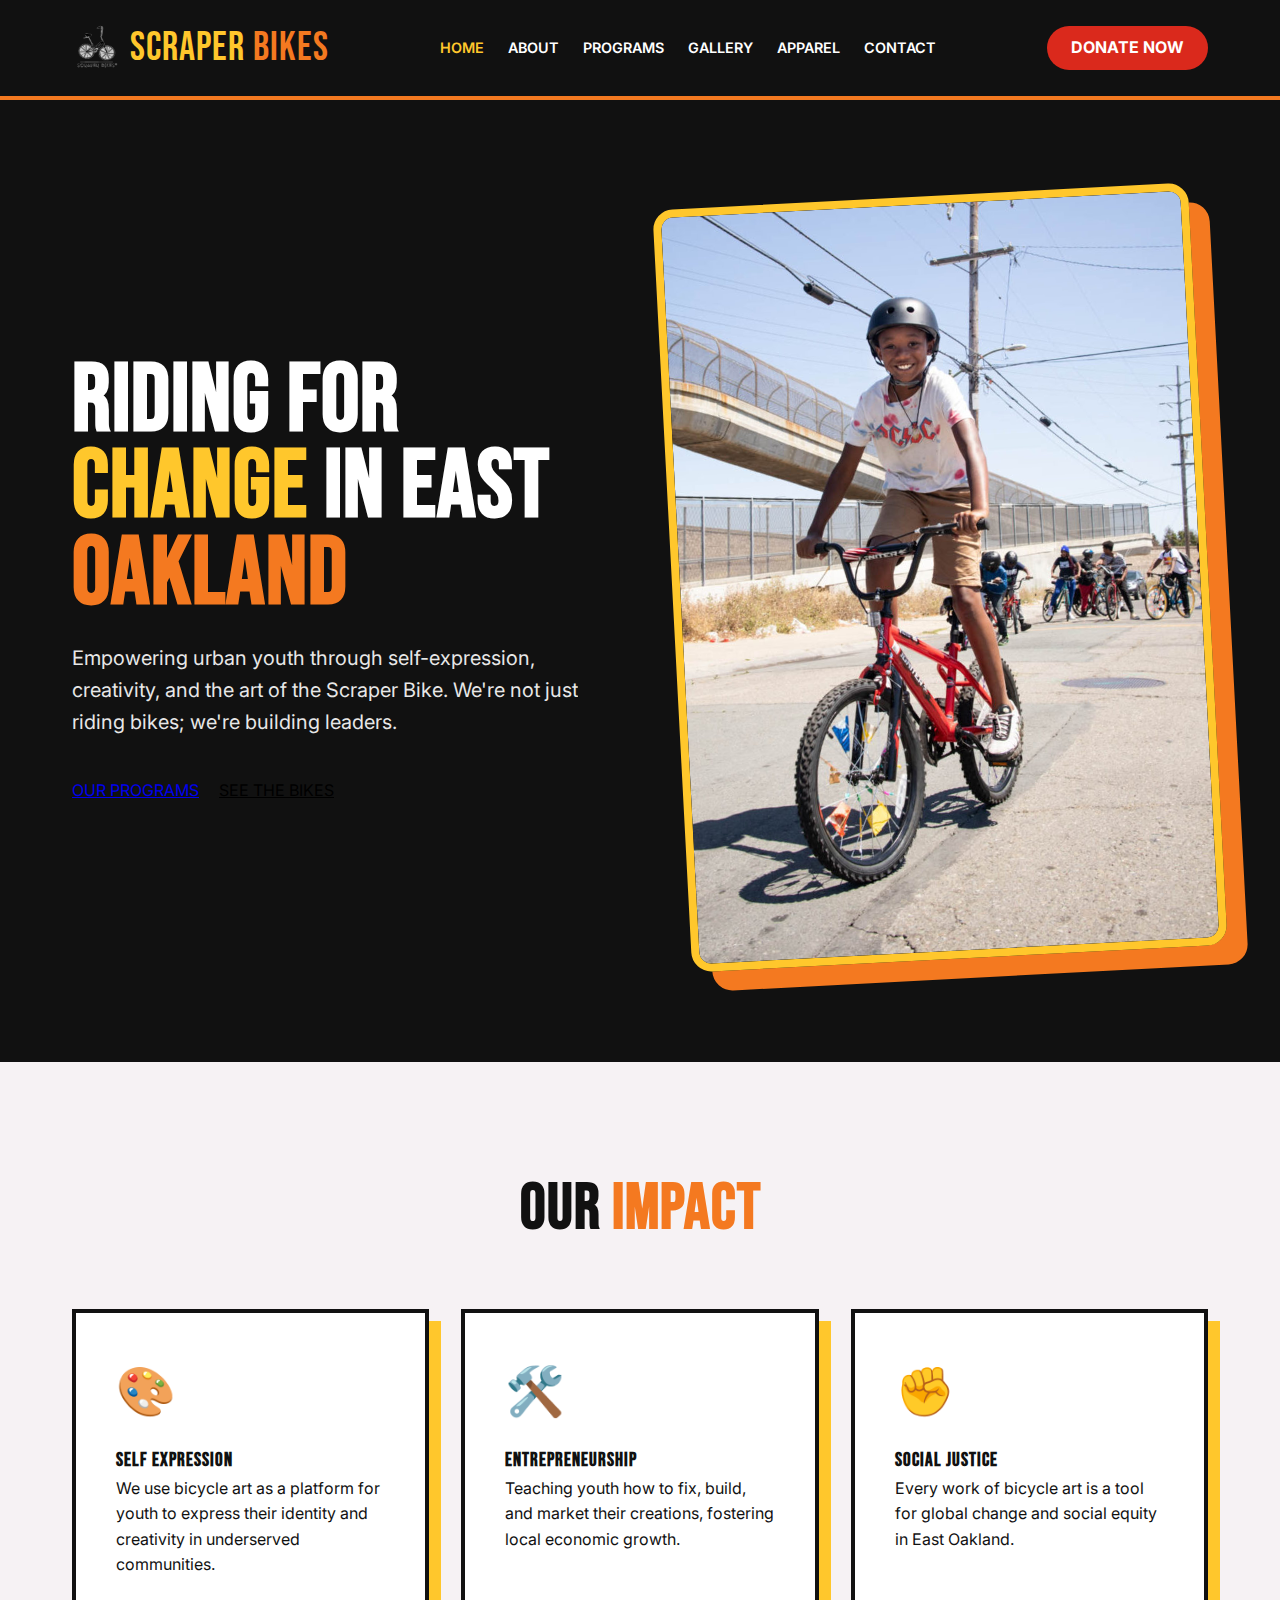
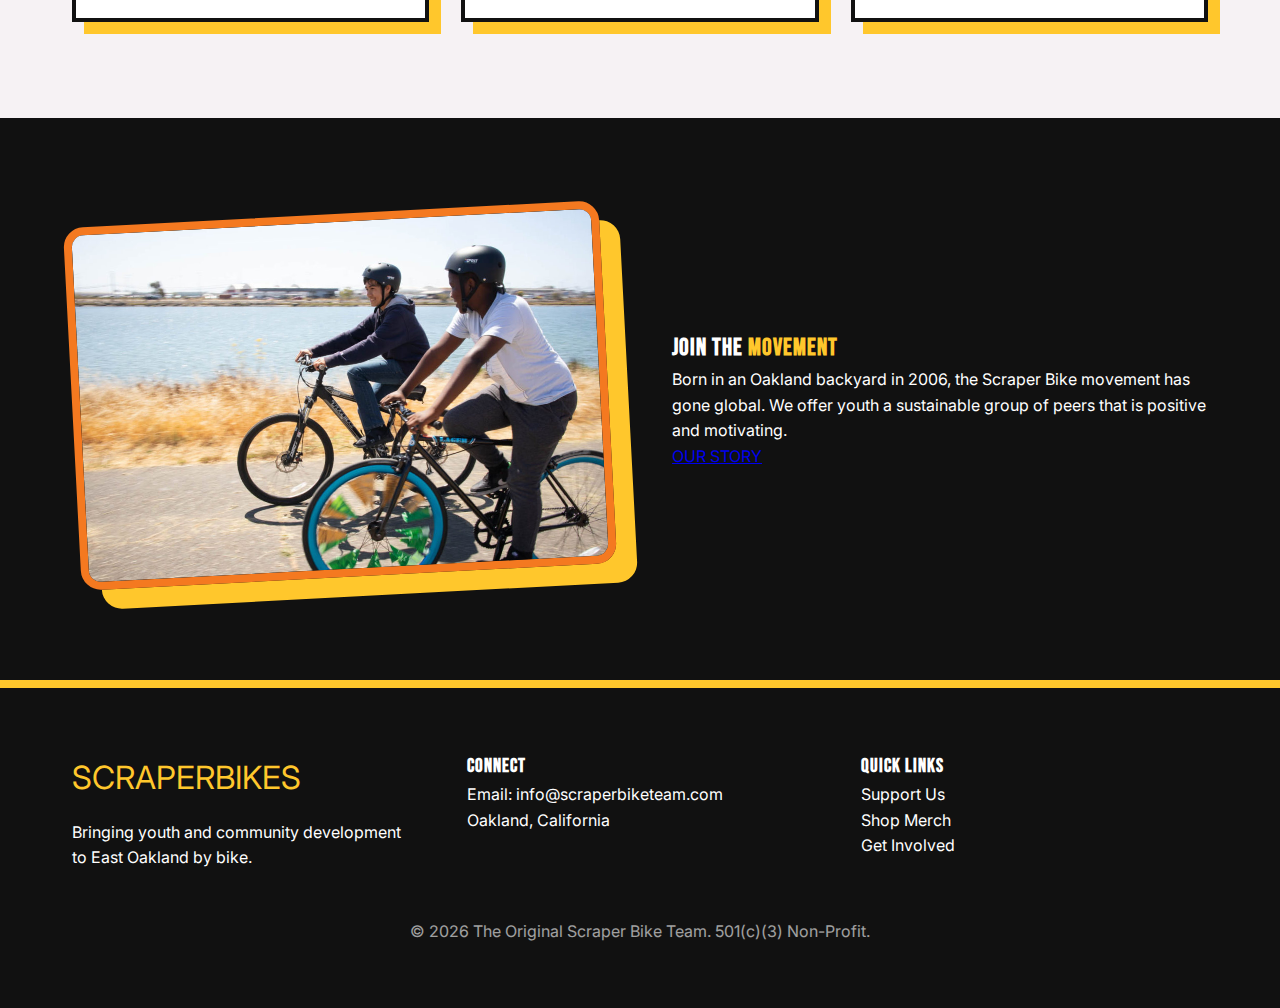
<file: index.html>
<!DOCTYPE html>
<html lang="en">
<head>
    <meta charset="UTF-8">
    <meta name="viewport" content="width=device-width, initial-scale=1.0">
    <meta name="description" content="The Original Scraper Bike Team - Empowering East Oakland youth through bike art and community.">
    <title>Scraper Bike Team | East Oakland Youth Empowerment</title>
    <link rel="preconnect" href="https://fonts.googleapis.com">
    <link rel="preconnect" href="https://fonts.gstatic.com" crossorigin>
    <link href="https://fonts.googleapis.com/css2?family=Bebas+Neue&family=Inter:wght@400;600;700&display=swap" rel="stylesheet">
    <link rel="stylesheet" href="styles.css">
</head>
<body>
    <nav class="navbar">
        <div class="container nav-container">
            <a href="index.html" class="logo">
                <img src="images/logo.png" alt="Scraper Bike Team Logo" style="height: 50px;">
                SCRAPER<span class="text-orange">BIKES</span>
            </a>
            <ul class="nav-links">
                <li><a href="index.html" class="active">Home</a></li>
                <li><a href="about.html">About</a></li>
                <li><a href="programs.html">Programs</a></li>
                <li><a href="gallery.html">Gallery</a></li>
                <li><a href="shop.html">Apparel</a></li>
                <li><a href="contact.html">Contact</a></li>
            </ul>
            <a href="donate.html" class="nav-cta">DONATE NOW</a>
        </div>
    </nav>

    <header class="hero">
        <div class="container hero-grid">
            <div class="hero-text">
                <h1>Riding For <span class="text-yellow">Change</span> In East <span class="text-orange">Oakland</span></h1>
                <p>Empowering urban youth through self-expression, creativity, and the art of the Scraper Bike. We're not just riding bikes; we're building leaders.</p>
                <div class="hero-buttons">
                    <a href="programs.html" class="btn btn-red" style="margin-right: 1rem;">OUR PROGRAMS</a>
                    <a href="gallery.html" class="btn btn-yellow" style="color: black;">SEE THE BIKES</a>
                </div>
            </div>
            <div class="hero-image">
                <img src="images/hero.jpg" alt="The Original Scraper Bike Team in Oakland">
            </div>
        </div>
    </header>

    <section class="section">
        <div class="container">
            <h2 class="section-title">OUR <span class="text-orange">IMPACT</span></h2>
            <div class="card-grid">
                <div class="card">
                    <div class="card-icon">🎨</div>
                    <h3>Self Expression</h3>
                    <p>We use bicycle art as a platform for youth to express their identity and creativity in underserved communities.</p>
                </div>
                <div class="card">
                    <div class="card-icon">🛠️</div>
                    <h3>Entrepreneurship</h3>
                    <p>Teaching youth how to fix, build, and market their creations, fostering local economic growth.</p>
                </div>
                <div class="card">
                    <div class="card-icon">✊</div>
                    <h3>Social Justice</h3>
                    <p>Every work of bicycle art is a tool for global change and social equity in East Oakland.</p>
                </div>
            </div>
        </div>
    </section>

    <section class="section bg-dark">
        <div class="container hero-grid">
            <div class="hero-image">
                <img src="images/action-1.jpg" alt="Youth working on bikes" style="border-color: var(--brand-orange); box-shadow: 20px 20px 0 var(--brand-yellow);">
            </div>
            <div class="hero-text">
                <h2>Join The <span class="text-yellow">Movement</span></h2>
                <p>Born in an Oakland backyard in 2006, the Scraper Bike movement has gone global. We offer youth a sustainable group of peers that is positive and motivating.</p>
                <a href="about.html" class="btn btn-red">OUR STORY</a>
            </div>
        </div>
    </section>

    <footer class="footer">
        <div class="container footer-grid">
            <div>
                <div class="footer-logo">SCRAPERBIKES</div>
                <p>Bringing youth and community development to East Oakland by bike.</p>
            </div>
            <div>
                <h3>Connect</h3>
                <p>Email: info@scraperbiketeam.com</p>
                <p>Oakland, California</p>
            </div>
            <div>
                <h3>Quick Links</h3>
                <ul style="list-style: none;">
                    <li><a href="donate.html" style="color: white; text-decoration: none;">Support Us</a></li>
                    <li><a href="shop.html" style="color: white; text-decoration: none;">Shop Merch</a></li>
                    <li><a href="contact.html" style="color: white; text-decoration: none;">Get Involved</a></li>
                </ul>
            </div>
        </div>
        <div class="container" style="margin-top: 3rem; text-align: center; opacity: 0.6;">
            <p>© 2026 The Original Scraper Bike Team. 501(c)(3) Non-Profit.</p>
        </div>
    </footer>
</body>
</html>
</file>
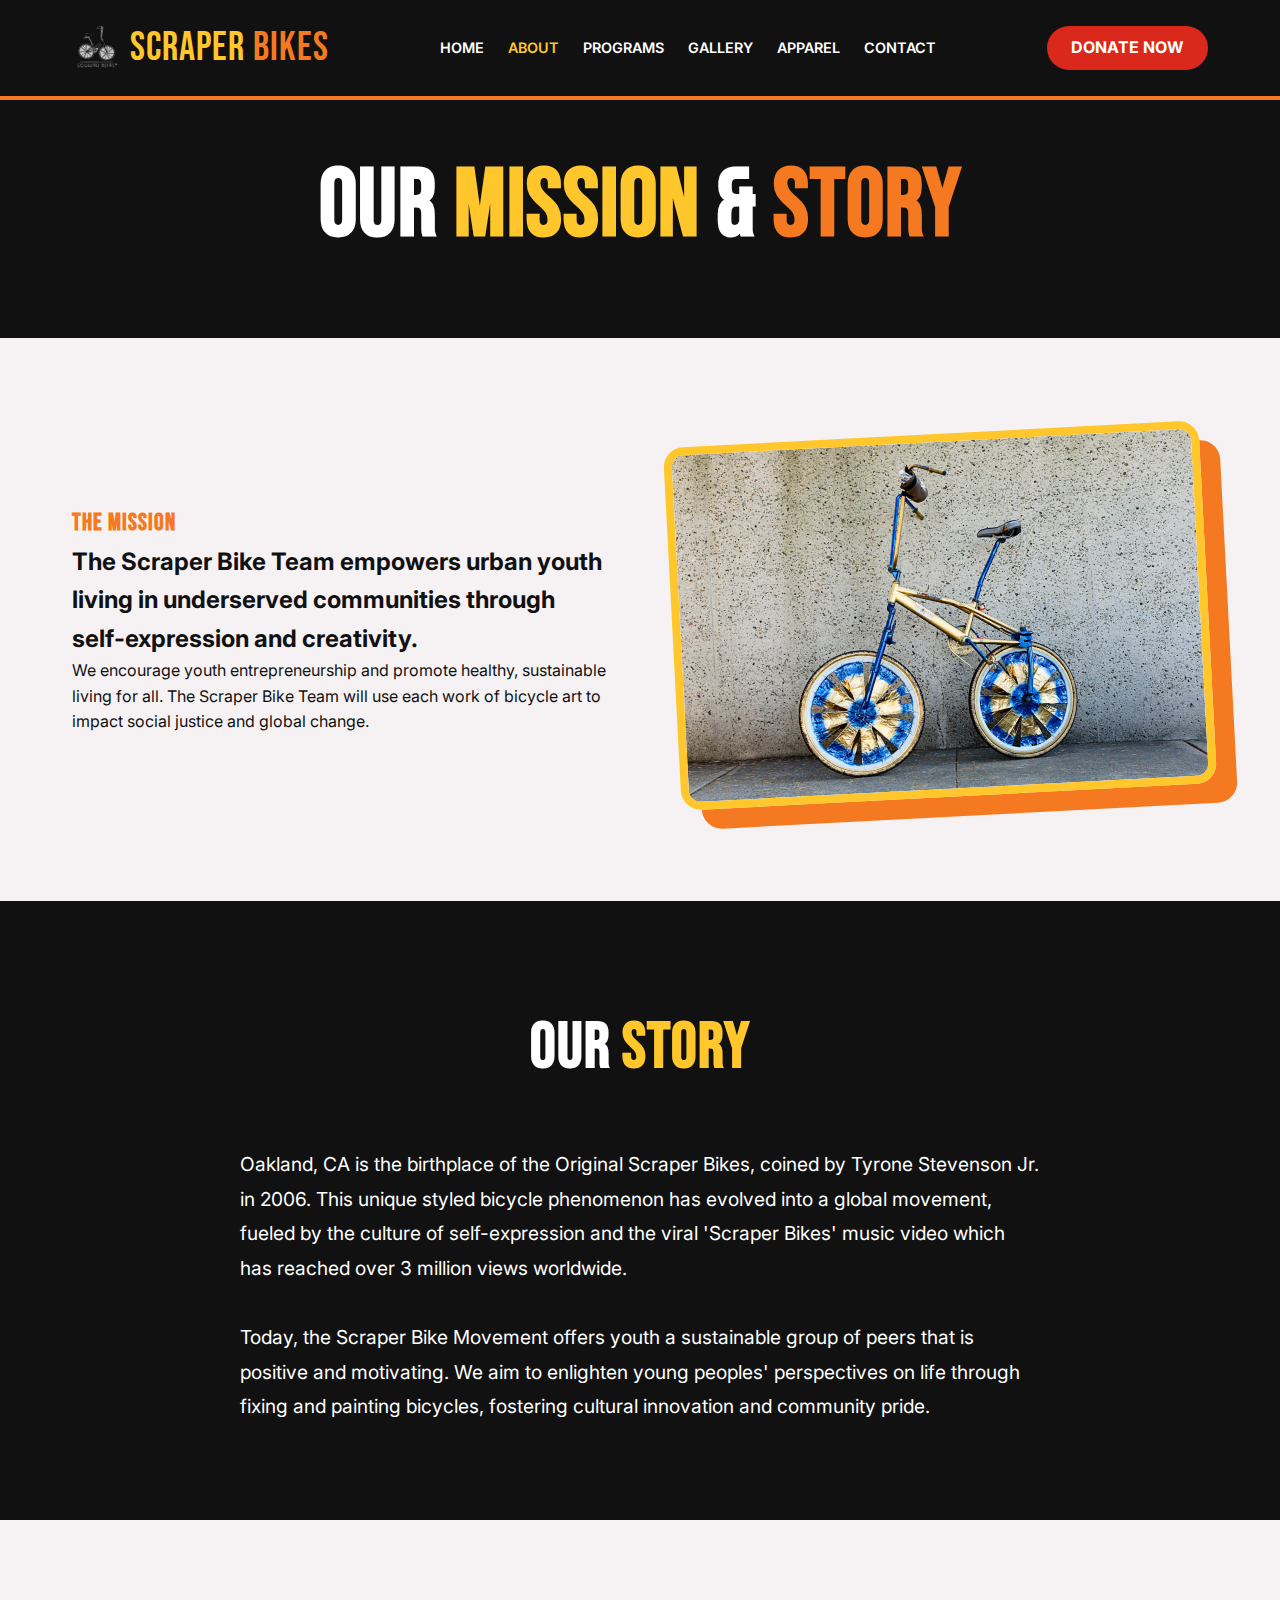
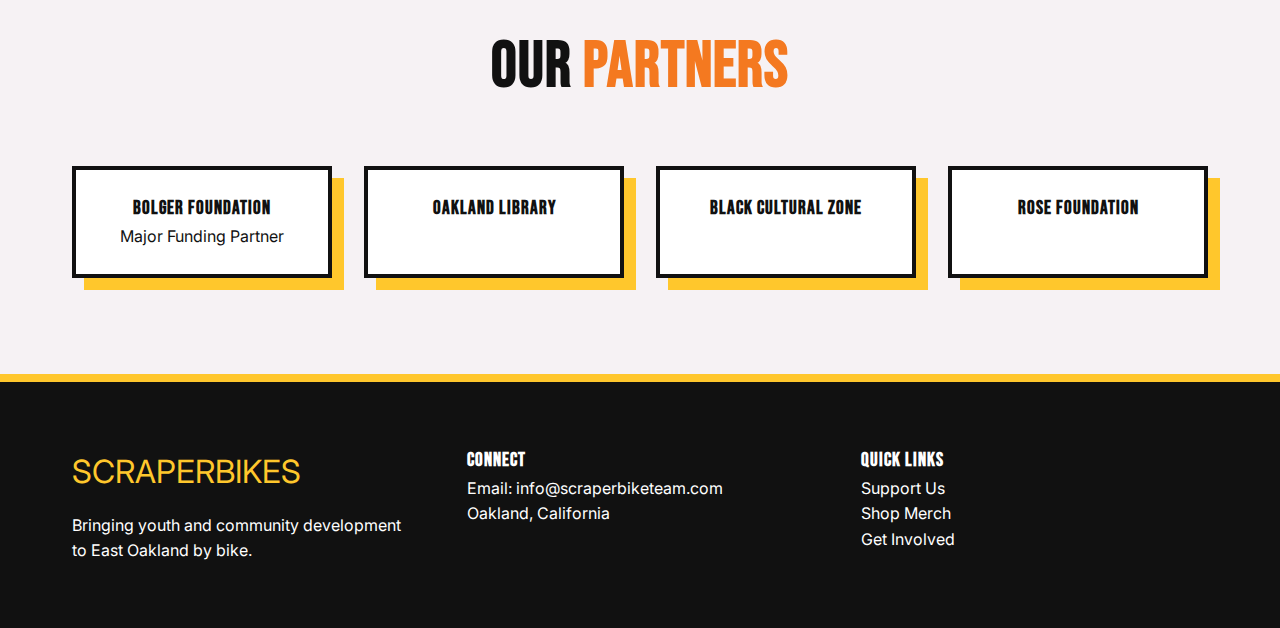
<file: about.html>
<!DOCTYPE html>
<html lang="en">
<head>
    <meta charset="UTF-8">
    <meta name="viewport" content="width=device-width, initial-scale=1.0">
    <title>About Us | Scraper Bike Team</title>
    <link rel="preconnect" href="https://fonts.googleapis.com">
    <link rel="preconnect" href="https://fonts.gstatic.com" crossorigin>
    <link href="https://fonts.googleapis.com/css2?family=Bebas+Neue&family=Inter:wght@400;600;700&display=swap" rel="stylesheet">
    <link rel="stylesheet" href="styles.css">
</head>
<body>
    <nav class="navbar">
        <div class="container nav-container">
            <a href="index.html" class="logo">
                <img src="images/logo.png" alt="Scraper Bike Team Logo" style="height: 50px;">
                SCRAPER<span class="text-orange">BIKES</span>
            </a>
            <ul class="nav-links">
                <li><a href="index.html">Home</a></li>
                <li><a href="about.html" class="active">About</a></li>
                <li><a href="programs.html">Programs</a></li>
                <li><a href="gallery.html">Gallery</a></li>
                <li><a href="shop.html">Apparel</a></li>
                <li><a href="contact.html">Contact</a></li>
            </ul>
            <a href="donate.html" class="nav-cta">DONATE NOW</a>
        </div>
    </nav>

    <header class="hero" style="padding: 4rem 0;">
        <div class="container" style="text-align: center;">
            <h1>Our <span class="text-yellow">Mission</span> & <span class="text-orange">Story</span></h1>
        </div>
    </header>

    <section class="section">
        <div class="container">
            <div class="hero-grid">
                <div class="hero-text">
                    <h2 class="text-orange">THE MISSION</h2>
                    <p style="font-size: 1.5rem; font-weight: bold;">The Scraper Bike Team empowers urban youth living in underserved communities through self-expression and creativity.</p>
                    <p>We encourage youth entrepreneurship and promote healthy, sustainable living for all. The Scraper Bike Team will use each work of bicycle art to impact social justice and global change.</p>
                </div>
                <div class="hero-image">
                    <img src="images/bike-12.jpg" alt="Detail of a Scraper Bike Wheel">
                </div>
            </div>
        </div>
    </section>

    <section class="section bg-dark">
        <div class="container">
            <h2 class="section-title">OUR <span class="text-yellow">STORY</span></h2>
            <p style="max-width: 800px; margin: 0 auto; font-size: 1.2rem; line-height: 1.8;">
                Oakland, CA is the birthplace of the Original Scraper Bikes, coined by Tyrone Stevenson Jr. in 2006. This unique styled bicycle phenomenon has evolved into a global movement, fueled by the culture of self-expression and the viral 'Scraper Bikes' music video which has reached over 3 million views worldwide.
                <br><br>
                Today, the Scraper Bike Movement offers youth a sustainable group of peers that is positive and motivating. We aim to enlighten young peoples' perspectives on life through fixing and painting bicycles, fostering cultural innovation and community pride.
            </p>
        </div>
    </section>

    <section class="section">
        <div class="container">
            <h2 class="section-title">OUR <span class="text-orange">PARTNERS</span></h2>
            <div class="card-grid" style="grid-template-columns: repeat(auto-fit, minmax(200px, 1fr));">
                <!-- Placeholder partner logos/names -->
                <div class="card" style="text-align: center; padding: 1.5rem;">
                    <h3>Bolger Foundation</h3>
                    <p>Major Funding Partner</p>
                </div>
                <div class="card" style="text-align: center; padding: 1.5rem;">
                    <h3>Oakland Library</h3>
                </div>
                <div class="card" style="text-align: center; padding: 1.5rem;">
                    <h3>Black Cultural Zone</h3>
                </div>
                <div class="card" style="text-align: center; padding: 1.5rem;">
                    <h3>Rose Foundation</h3>
                </div>
            </div>
        </div>
    </section>

    <footer class="footer">
        <!-- Reusing footer from index.html -->
        <div class="container footer-grid">
            <div>
                <div class="footer-logo">SCRAPERBIKES</div>
                <p>Bringing youth and community development to East Oakland by bike.</p>
            </div>
            <div>
                <h3>Connect</h3>
                <p>Email: info@scraperbiketeam.com</p>
                <p>Oakland, California</p>
            </div>
            <div>
                <h3>Quick Links</h3>
                <ul style="list-style: none;">
                    <li><a href="donate.html" style="color: white; text-decoration: none;">Support Us</a></li>
                    <li><a href="shop.html" style="color: white; text-decoration: none;">Shop Merch</a></li>
                    <li><a href="contact.html" style="color: white; text-decoration: none;">Get Involved</a></li>
                </ul>
            </div>
        </div>
    </footer>
</body>
</html>
</file>
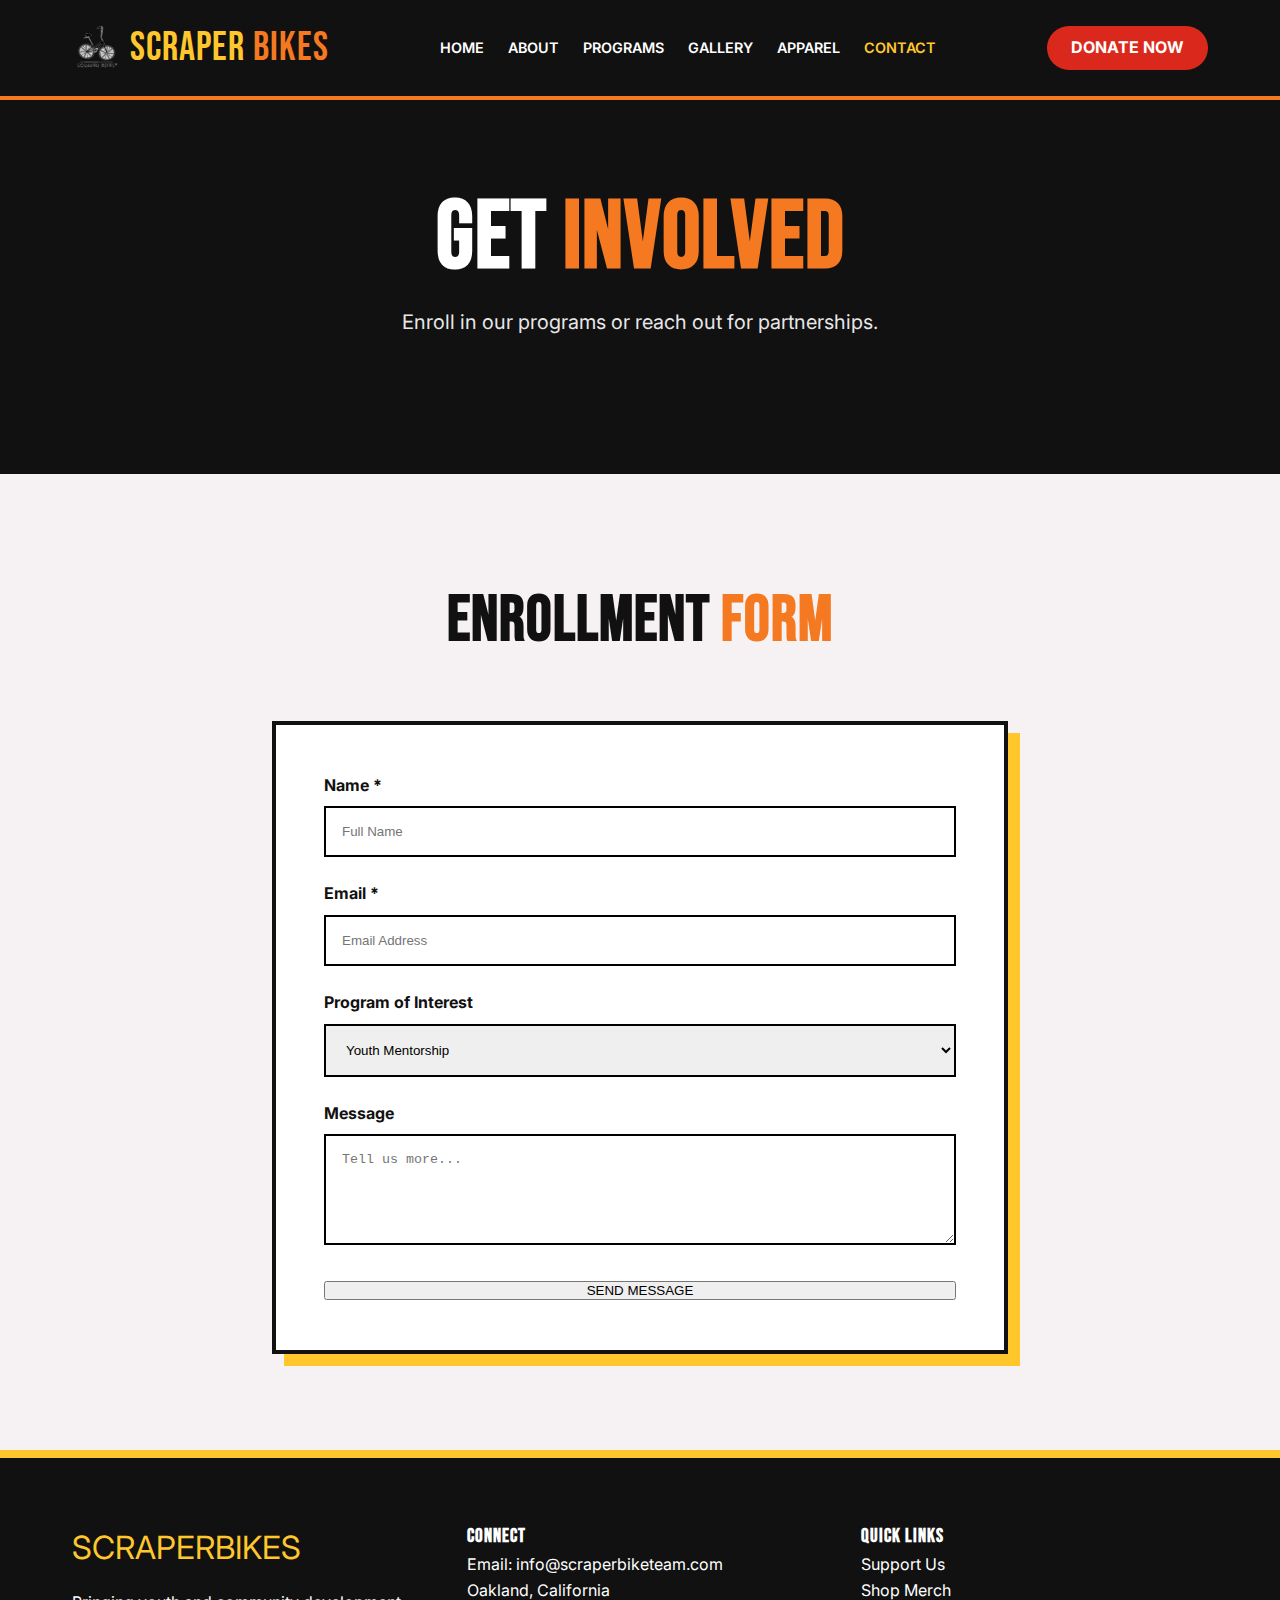
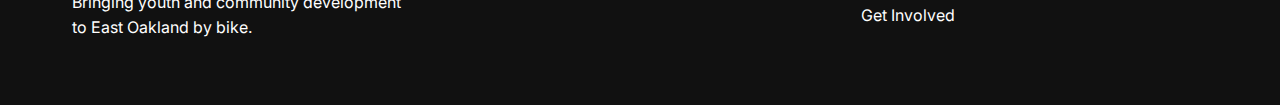
<file: contact.html>
<!DOCTYPE html>
<html lang="en">
<head>
    <meta charset="UTF-8">
    <meta name="viewport" content="width=device-width, initial-scale=1.0">
    <title>Contact & Enroll | Scraper Bike Team</title>
    <link rel="preconnect" href="https://fonts.googleapis.com">
    <link rel="preconnect" href="https://fonts.gstatic.com" crossorigin>
    <link href="https://fonts.googleapis.com/css2?family=Bebas+Neue&family=Inter:wght@400;600;700&display=swap" rel="stylesheet">
    <link rel="stylesheet" href="styles.css">
</head>
<body>
    <nav class="navbar">
        <div class="container nav-container">
            <a href="index.html" class="logo">
                <img src="images/logo.png" alt="Scraper Bike Team Logo" style="height: 50px;">
                SCRAPER<span class="text-orange">BIKES</span>
            </a>
            <ul class="nav-links">
                <li><a href="index.html">Home</a></li>
                <li><a href="about.html">About</a></li>
                <li><a href="programs.html">Programs</a></li>
                <li><a href="gallery.html">Gallery</a></li>
                <li><a href="shop.html">Apparel</a></li>
                <li><a href="contact.html" class="active">Contact</a></li>
            </ul>
            <a href="donate.html" class="nav-cta">DONATE NOW</a>
        </div>
    </nav>

    <header class="hero" style="background-color: var(--brand-black);">
        <div class="container" style="text-align: center;">
            <h1>GET <span class="text-orange">INVOLVED</span></h1>
            <p>Enroll in our programs or reach out for partnerships.</p>
        </div>
    </header>

    <section class="section">
        <div class="container" style="max-width: 800px;">
            <h2 class="section-title">ENROLLMENT <span class="text-orange">FORM</span></h2>
            <form class="card" style="padding: 3rem;">
                <div style="margin-bottom: 1.5rem;">
                    <label style="display: block; font-weight: bold; margin-bottom: 0.5rem;">Name *</label>
                    <input type="text" placeholder="Full Name" style="width: 100%; padding: 1rem; border: 2px solid black;">
                </div>
                <div style="margin-bottom: 1.5rem;">
                    <label style="display: block; font-weight: bold; margin-bottom: 0.5rem;">Email *</label>
                    <input type="email" placeholder="Email Address" style="width: 100%; padding: 1rem; border: 2px solid black;">
                </div>
                <div style="margin-bottom: 1.5rem;">
                    <label style="display: block; font-weight: bold; margin-bottom: 0.5rem;">Program of Interest</label>
                    <select style="width: 100%; padding: 1rem; border: 2px solid black;">
                        <option>Youth Mentorship</option>
                        <option>Wellness Center workshops</option>
                        <option>Volunteer Opportunities</option>
                    </select>
                </div>
                <div style="margin-bottom: 1.5rem;">
                    <label style="display: block; font-weight: bold; margin-bottom: 0.5rem;">Message</label>
                    <textarea rows="5" placeholder="Tell us more..." style="width: 100%; padding: 1rem; border: 2px solid black;"></textarea>
                </div>
                <button type="submit" class="btn btn-red" style="width: 100%;">SEND MESSAGE</button>
            </form>
        </div>
    </section>

    <footer class="footer">
        <div class="container footer-grid">
            <div>
                <div class="footer-logo">SCRAPERBIKES</div>
                <p>Bringing youth and community development to East Oakland by bike.</p>
            </div>
            <div>
                <h3>Connect</h3>
                <p>Email: info@scraperbiketeam.com</p>
                <p>Oakland, California</p>
            </div>
            <div>
                <h3>Quick Links</h3>
                <ul style="list-style: none;">
                    <li><a href="donate.html" style="color: white; text-decoration: none;">Support Us</a></li>
                    <li><a href="shop.html" style="color: white; text-decoration: none;">Shop Merch</a></li>
                    <li><a href="contact.html" style="color: white; text-decoration: none;">Get Involved</a></li>
                </ul>
            </div>
        </div>
    </footer>
</body>
</html>
</file>
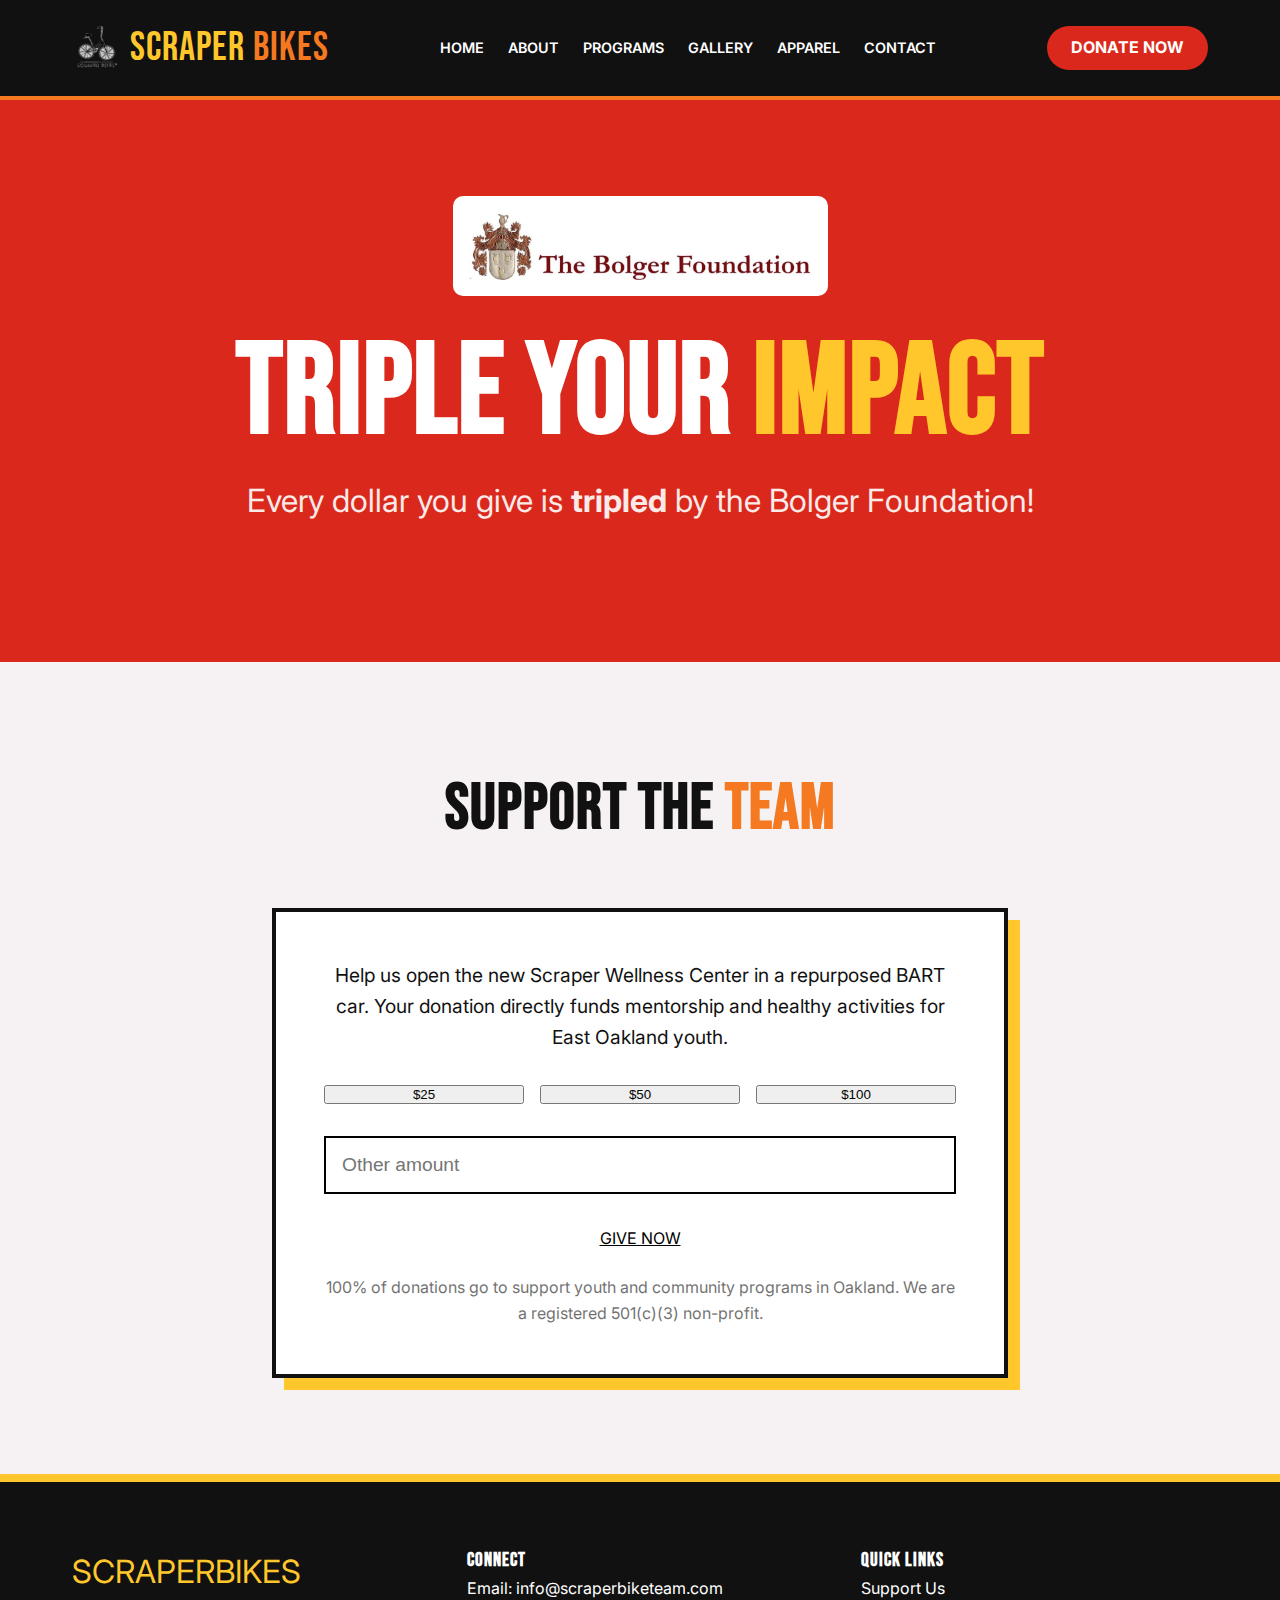
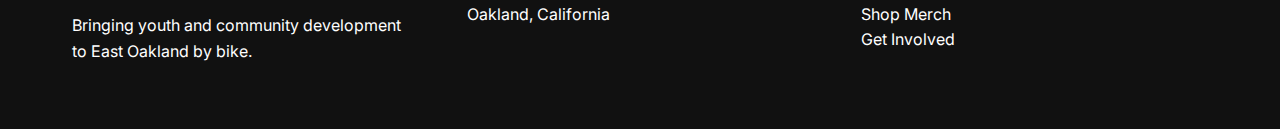
<file: donate.html>
<!DOCTYPE html>
<html lang="en">
<head>
    <meta charset="UTF-8">
    <meta name="viewport" content="width=device-width, initial-scale=1.0">
    <title>Donate | Scraper Bike Team</title>
    <link rel="preconnect" href="https://fonts.googleapis.com">
    <link rel="preconnect" href="https://fonts.gstatic.com" crossorigin>
    <link href="https://fonts.googleapis.com/css2?family=Bebas+Neue&family=Inter:wght@400;600;700&display=swap" rel="stylesheet">
    <link rel="stylesheet" href="styles.css">
</head>
<body>
    <nav class="navbar">
        <div class="container nav-container">
            <a href="index.html" class="logo">
                <img src="images/logo.png" alt="Scraper Bike Team Logo" style="height: 50px;">
                SCRAPER<span class="text-orange">BIKES</span>
            </a>
            <ul class="nav-links">
                <li><a href="index.html">Home</a></li>
                <li><a href="about.html">About</a></li>
                <li><a href="programs.html">Programs</a></li>
                <li><a href="gallery.html">Gallery</a></li>
                <li><a href="shop.html">Apparel</a></li>
                <li><a href="contact.html">Contact</a></li>
            </ul>
            <a href="donate.html" class="nav-cta active">DONATE NOW</a>
        </div>
    </nav>

    <header class="hero" style="background-color: var(--brand-red);">
        <div class="container" style="text-align: center;">
            <img src="images/bolger.jpg" alt="Bolger Foundation Logo" style="max-height: 100px; margin-bottom: 2rem; background: white; padding: 1rem; border-radius: 10px;">
            <h1 style="font-size: 8rem; color: white;">TRIPLE YOUR <span class="text-yellow">IMPACT</span></h1>
            <p style="font-size: 2rem;">Every dollar you give is <strong>tripled</strong> by the Bolger Foundation!</p>
        </div>
    </header>

    <section class="section">
        <div class="container" style="max-width: 800px;">
            <h2 class="section-title">SUPPORT THE <span class="text-orange">TEAM</span></h2>
            <div class="card" style="padding: 3rem; text-align: center;">
                <p style="font-size: 1.2rem; margin-bottom: 2rem;">Help us open the new Scraper Wellness Center in a repurposed BART car. Your donation directly funds mentorship and healthy activities for East Oakland youth.</p>
                <div style="display: grid; grid-template-columns: repeat(3, 1fr); gap: 1rem; margin-bottom: 2rem;">
                    <button class="btn btn-red">$25</button>
                    <button class="btn btn-red">$50</button>
                    <button class="btn btn-red">$100</button>
                </div>
                <input type="number" placeholder="Other amount" style="width: 100%; padding: 1rem; border: 2px solid black; margin-bottom: 2rem; font-size: 1.2rem;">
                <a href="#" class="btn btn-yellow" style="width: 100%; color: black;">GIVE NOW</a>
                <p style="margin-top: 1.5rem; opacity: 0.6;">100% of donations go to support youth and community programs in Oakland. We are a registered 501(c)(3) non-profit.</p>
            </div>
        </div>
    </section>

    <footer class="footer">
        <div class="container footer-grid">
            <div>
                <div class="footer-logo">SCRAPERBIKES</div>
                <p>Bringing youth and community development to East Oakland by bike.</p>
            </div>
            <div>
                <h3>Connect</h3>
                <p>Email: info@scraperbiketeam.com</p>
                <p>Oakland, California</p>
            </div>
            <div>
                <h3>Quick Links</h3>
                <ul style="list-style: none;">
                    <li><a href="donate.html" style="color: white; text-decoration: none;">Support Us</a></li>
                    <li><a href="shop.html" style="color: white; text-decoration: none;">Shop Merch</a></li>
                    <li><a href="contact.html" style="color: white; text-decoration: none;">Get Involved</a></li>
                </ul>
            </div>
        </div>
    </footer>
</body>
</html>
</file>
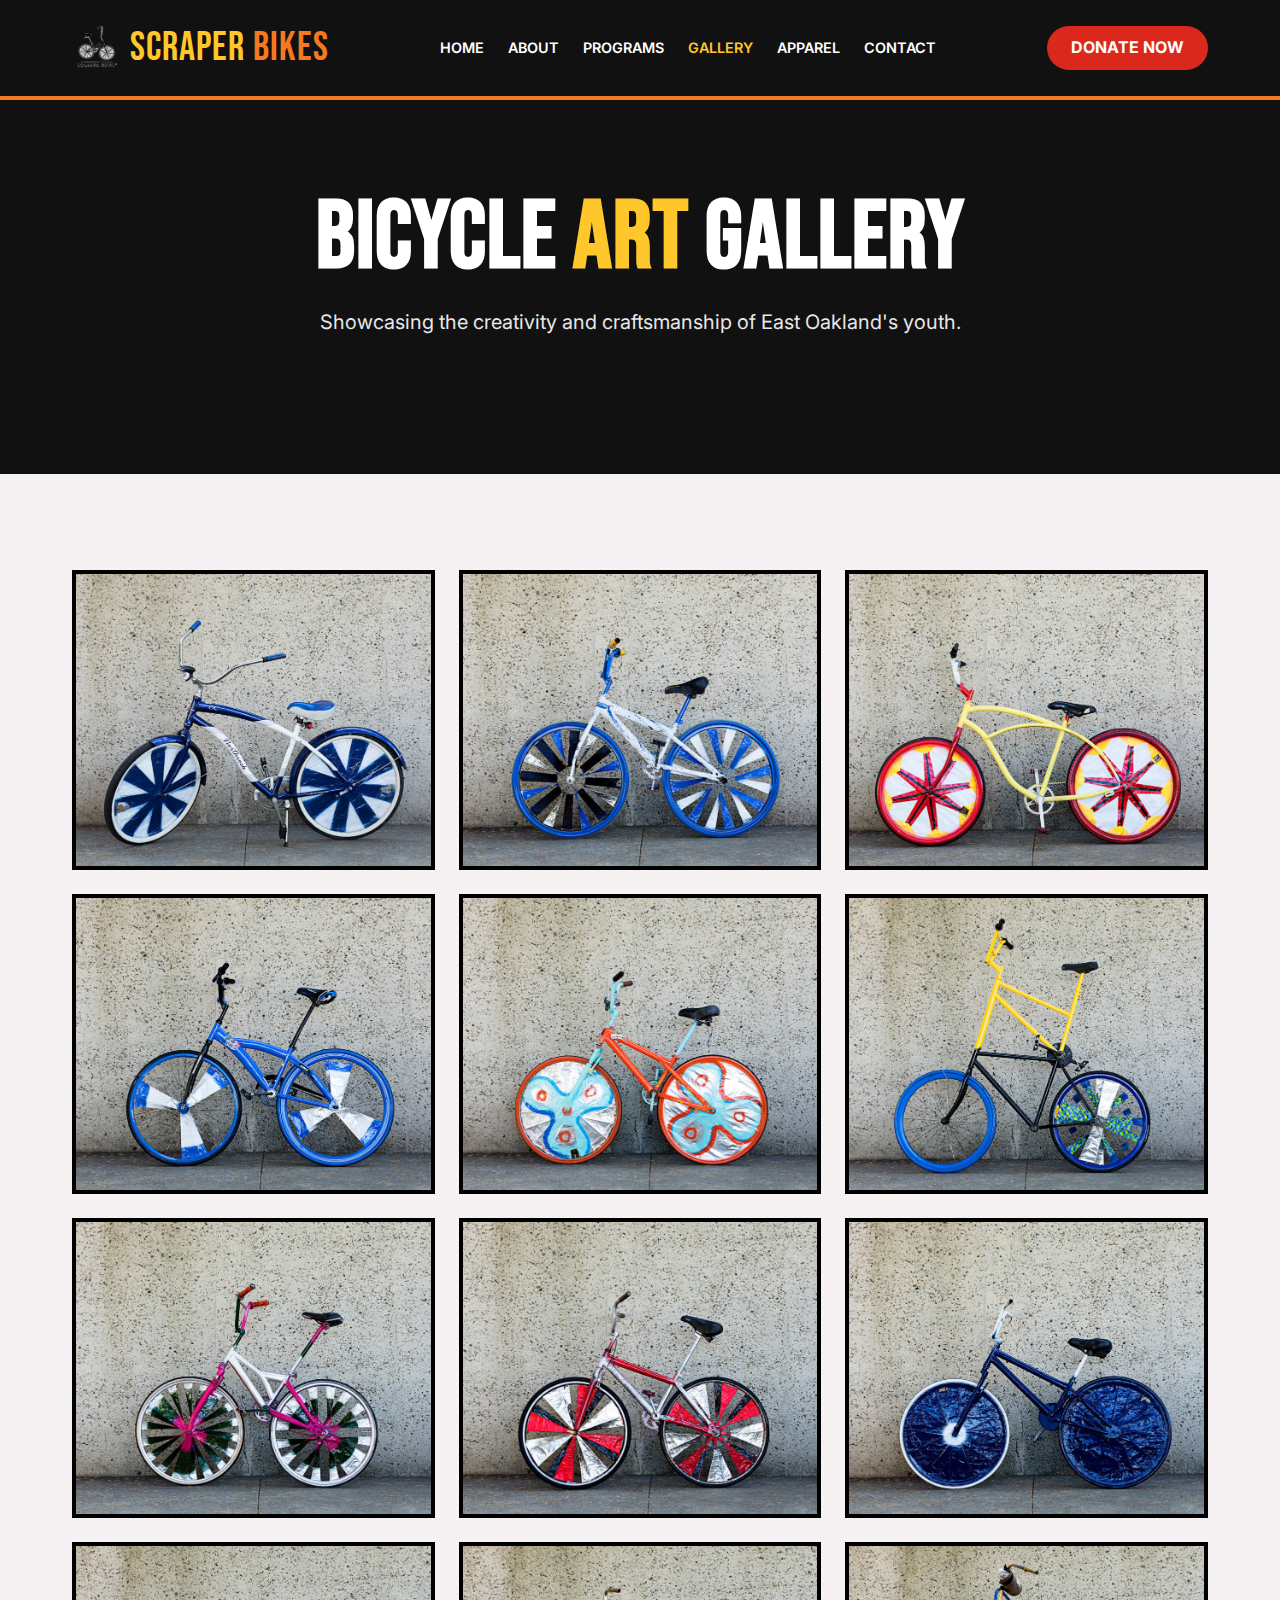
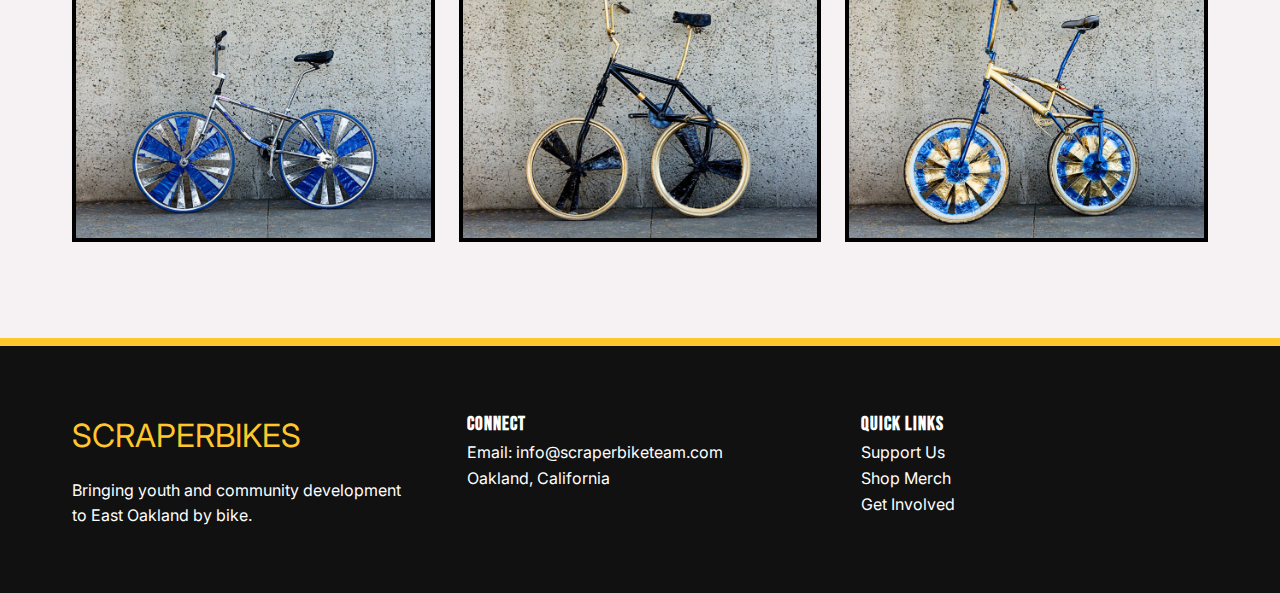
<file: gallery.html>
<!DOCTYPE html>
<html lang="en">
<head>
    <meta charset="UTF-8">
    <meta name="viewport" content="width=device-width, initial-scale=1.0">
    <title>Gallery | Scraper Bike Team</title>
    <link rel="preconnect" href="https://fonts.googleapis.com">
    <link rel="preconnect" href="https://fonts.gstatic.com" crossorigin>
    <link href="https://fonts.googleapis.com/css2?family=Bebas+Neue&family=Inter:wght@400;600;700&display=swap" rel="stylesheet">
    <link rel="stylesheet" href="styles.css">
</head>
<body>
    <nav class="navbar">
        <div class="container nav-container">
            <a href="index.html" class="logo">
                <img src="images/logo.png" alt="Scraper Bike Team Logo" style="height: 50px;">
                SCRAPER<span class="text-orange">BIKES</span>
            </a>
            <ul class="nav-links">
                <li><a href="index.html">Home</a></li>
                <li><a href="about.html">About</a></li>
                <li><a href="programs.html">Programs</a></li>
                <li><a href="gallery.html" class="active">Gallery</a></li>
                <li><a href="shop.html">Apparel</a></li>
                <li><a href="contact.html">Contact</a></li>
            </ul>
            <a href="donate.html" class="nav-cta">DONATE NOW</a>
        </div>
    </nav>

    <header class="hero" style="background-color: var(--brand-black);">
        <div class="container" style="text-align: center;">
            <h1>BICYCLE <span class="text-yellow">ART</span> GALLERY</h1>
            <p>Showcasing the creativity and craftsmanship of East Oakland's youth.</p>
        </div>
    </header>

    <section class="section">
        <div class="container">
            <div style="display: grid; grid-template-columns: repeat(auto-fill, minmax(300px, 1fr)); gap: 1.5rem;">
                <div style="height: 300px; border: 4px solid black;"><img src="images/bike-1.jpg" style="width: 100%; height: 100%; object-fit: cover;" alt="Custom Scraper Bike 1"></div>
                <div style="height: 300px; border: 4px solid black;"><img src="images/bike-2.jpg" style="width: 100%; height: 100%; object-fit: cover;" alt="Custom Scraper Bike 2"></div>
                <div style="height: 300px; border: 4px solid black;"><img src="images/bike-3.jpg" style="width: 100%; height: 100%; object-fit: cover;" alt="Custom Scraper Bike 3"></div>
                <div style="height: 300px; border: 4px solid black;"><img src="images/bike-4.jpg" style="width: 100%; height: 100%; object-fit: cover;" alt="Custom Scraper Bike 4"></div>
                <div style="height: 300px; border: 4px solid black;"><img src="images/bike-5.jpg" style="width: 100%; height: 100%; object-fit: cover;" alt="Custom Scraper Bike 5"></div>
                <div style="height: 300px; border: 4px solid black;"><img src="images/bike-6.jpg" style="width: 100%; height: 100%; object-fit: cover;" alt="Custom Scraper Bike 6"></div>
                <div style="height: 300px; border: 4px solid black;"><img src="images/bike-7.jpg" style="width: 100%; height: 100%; object-fit: cover;" alt="Custom Scraper Bike 7"></div>
                <div style="height: 300px; border: 4px solid black;"><img src="images/bike-8.jpg" style="width: 100%; height: 100%; object-fit: cover;" alt="Custom Scraper Bike 8"></div>
                <div style="height: 300px; border: 4px solid black;"><img src="images/bike-9.jpg" style="width: 100%; height: 100%; object-fit: cover;" alt="Custom Scraper Bike 9"></div>
                <div style="height: 300px; border: 4px solid black;"><img src="images/bike-10.jpg" style="width: 100%; height: 100%; object-fit: cover;" alt="Custom Scraper Bike 10"></div>
                <div style="height: 300px; border: 4px solid black;"><img src="images/bike-11.jpg" style="width: 100%; height: 100%; object-fit: cover;" alt="Custom Scraper Bike 11"></div>
                <div style="height: 300px; border: 4px solid black;"><img src="images/bike-12.jpg" style="width: 100%; height: 100%; object-fit: cover;" alt="Custom Scraper Bike 12"></div>
            </div>
        </div>
    </section>

    <footer class="footer">
        <div class="container footer-grid">
            <div>
                <div class="footer-logo">SCRAPERBIKES</div>
                <p>Bringing youth and community development to East Oakland by bike.</p>
            </div>
            <div>
                <h3>Connect</h3>
                <p>Email: info@scraperbiketeam.com</p>
                <p>Oakland, California</p>
            </div>
            <div>
                <h3>Quick Links</h3>
                <ul style="list-style: none;">
                    <li><a href="donate.html" style="color: white; text-decoration: none;">Support Us</a></li>
                    <li><a href="shop.html" style="color: white; text-decoration: none;">Shop Merch</a></li>
                    <li><a href="contact.html" style="color: white; text-decoration: none;">Get Involved</a></li>
                </ul>
            </div>
        </div>
    </footer>
</body>
</html>
</file>
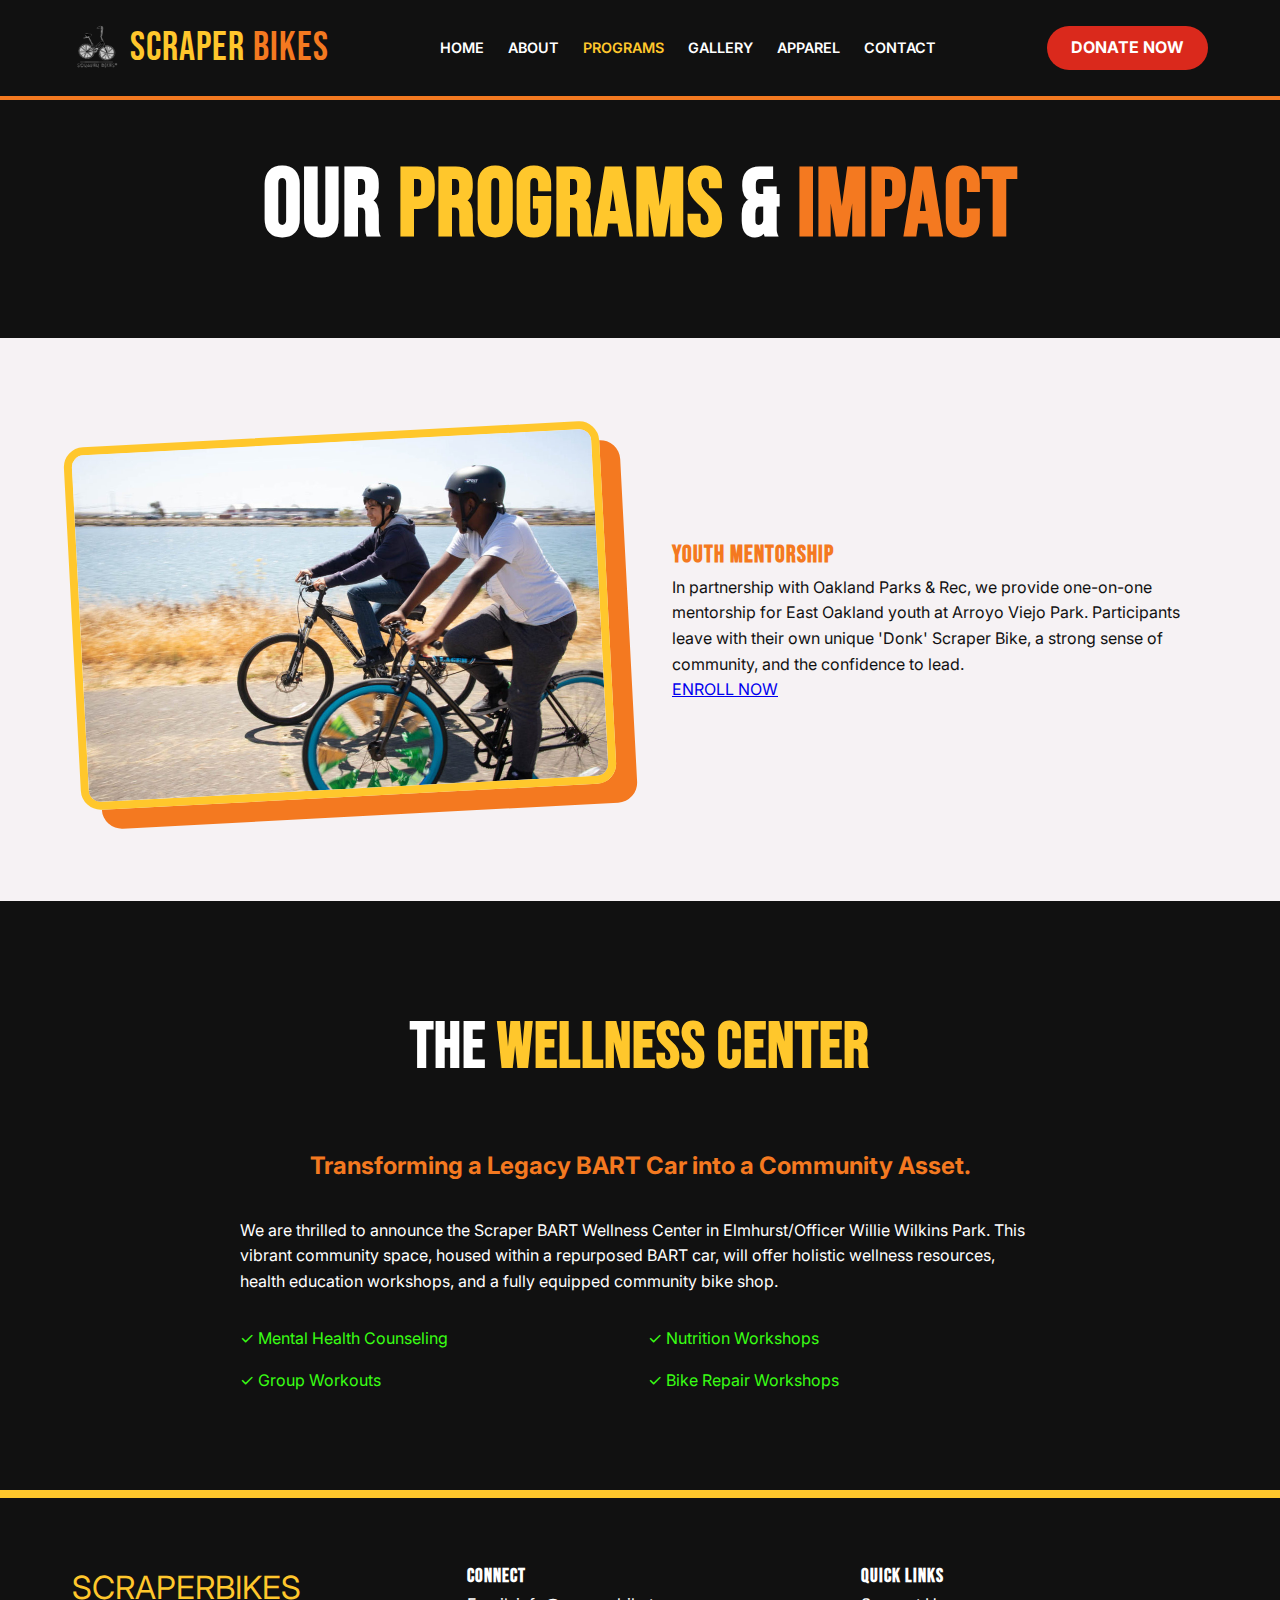
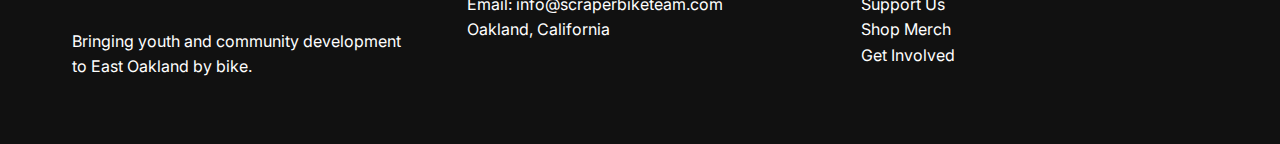
<file: programs.html>
<!DOCTYPE html>
<html lang="en">
<head>
    <meta charset="UTF-8">
    <meta name="viewport" content="width=device-width, initial-scale=1.0">
    <title>Our Programs | Scraper Bike Team</title>
    <link rel="preconnect" href="https://fonts.googleapis.com">
    <link rel="preconnect" href="https://fonts.gstatic.com" crossorigin>
    <link href="https://fonts.googleapis.com/css2?family=Bebas+Neue&family=Inter:wght@400;600;700&display=swap" rel="stylesheet">
    <link rel="stylesheet" href="styles.css">
</head>
<body>
    <nav class="navbar">
        <div class="container nav-container">
            <a href="index.html" class="logo">
                <img src="images/logo.png" alt="Scraper Bike Team Logo" style="height: 50px;">
                SCRAPER<span class="text-orange">BIKES</span>
            </a>
            <ul class="nav-links">
                <li><a href="index.html">Home</a></li>
                <li><a href="about.html">About</a></li>
                <li><a href="programs.html" class="active">Programs</a></li>
                <li><a href="gallery.html">Gallery</a></li>
                <li><a href="shop.html">Apparel</a></li>
                <li><a href="contact.html">Contact</a></li>
            </ul>
            <a href="donate.html" class="nav-cta">DONATE NOW</a>
        </div>
    </nav>

    <header class="hero" style="padding: 4rem 0;">
        <div class="container" style="text-align: center;">
            <h1>Our <span class="text-yellow">Programs</span> & <span class="text-orange">Impact</span></h1>
        </div>
    </header>

    <section class="section">
        <div class="container">
            <div class="hero-grid">
                <div class="hero-image">
                    <img src="images/action-1.jpg" alt="Youth workshop">
                </div>
                <div class="hero-text">
                    <h2 class="text-orange">YOUTH MENTORSHIP</h2>
                    <p>In partnership with Oakland Parks & Rec, we provide one-on-one mentorship for East Oakland youth at Arroyo Viejo Park. Participants leave with their own unique 'Donk' Scraper Bike, a strong sense of community, and the confidence to lead.</p>
                    <a href="contact.html" class="btn btn-red">ENROLL NOW</a>
                </div>
            </div>
        </div>
    </section>

    <section class="section bg-dark">
        <div class="container">
            <h2 class="section-title">THE <span class="text-yellow">WELLNESS CENTER</span></h2>
            <div style="max-width: 800px; margin: 0 auto;">
                <p style="font-size: 1.5rem; margin-bottom: 2rem; color: var(--brand-orange); text-align: center; font-weight: bold;">Transforming a Legacy BART Car into a Community Asset.</p>
                <p>We are thrilled to announce the Scraper BART Wellness Center in Elmhurst/Officer Willie Wilkins Park. This vibrant community space, housed within a repurposed BART car, will offer holistic wellness resources, health education workshops, and a fully equipped community bike shop.</p>
                <ul style="margin-top: 2rem; list-style: none; display: grid; grid-template-columns: 1fr 1fr; gap: 1rem;">
                    <li style="color: var(--neon-green);">✓ Mental Health Counseling</li>
                    <li style="color: var(--neon-green);">✓ Nutrition Workshops</li>
                    <li style="color: var(--neon-green);">✓ Group Workouts</li>
                    <li style="color: var(--neon-green);">✓ Bike Repair Workshops</li>
                </ul>
            </div>
        </div>
    </section>

    <footer class="footer">
        <div class="container footer-grid">
            <div>
                <div class="footer-logo">SCRAPERBIKES</div>
                <p>Bringing youth and community development to East Oakland by bike.</p>
            </div>
            <div>
                <h3>Connect</h3>
                <p>Email: info@scraperbiketeam.com</p>
                <p>Oakland, California</p>
            </div>
            <div>
                <h3>Quick Links</h3>
                <ul style="list-style: none;">
                    <li><a href="donate.html" style="color: white; text-decoration: none;">Support Us</a></li>
                    <li><a href="shop.html" style="color: white; text-decoration: none;">Shop Merch</a></li>
                    <li><a href="contact.html" style="color: white; text-decoration: none;">Get Involved</a></li>
                </ul>
            </div>
        </div>
    </footer>
</body>
</html>
</file>
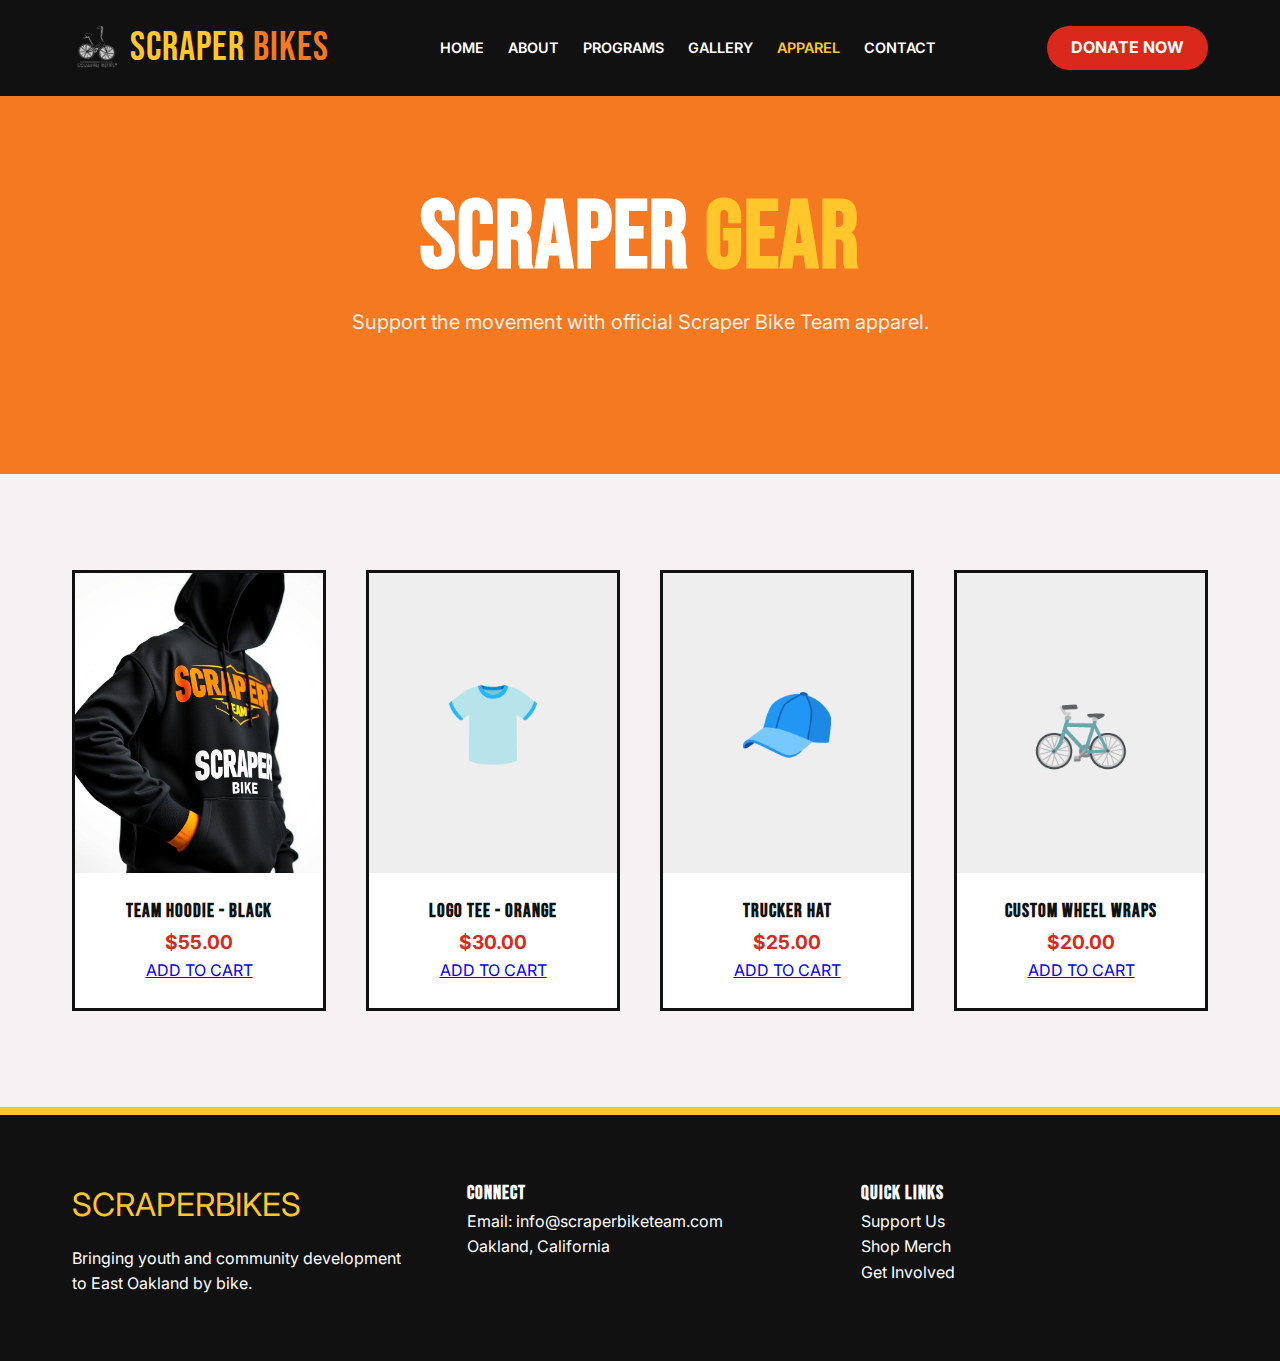
<file: shop.html>
<!DOCTYPE html>
<html lang="en">
<head>
    <meta charset="UTF-8">
    <meta name="viewport" content="width=device-width, initial-scale=1.0">
    <title>Shop apparel | Scraper Bike Team</title>
    <link rel="preconnect" href="https://fonts.googleapis.com">
    <link rel="preconnect" href="https://fonts.gstatic.com" crossorigin>
    <link href="https://fonts.googleapis.com/css2?family=Bebas+Neue&family=Inter:wght@400;600;700&display=swap" rel="stylesheet">
    <link rel="stylesheet" href="styles.css">
</head>
<body>
    <nav class="navbar">
        <div class="container nav-container">
            <a href="index.html" class="logo">
                <img src="images/logo.png" alt="Scraper Bike Team Logo" style="height: 50px;">
                SCRAPER<span class="text-orange">BIKES</span>
            </a>
            <ul class="nav-links">
                <li><a href="index.html">Home</a></li>
                <li><a href="about.html">About</a></li>
                <li><a href="programs.html">Programs</a></li>
                <li><a href="gallery.html">Gallery</a></li>
                <li><a href="shop.html" class="active">Apparel</a></li>
                <li><a href="contact.html">Contact</a></li>
            </ul>
            <a href="donate.html" class="nav-cta">DONATE NOW</a>
        </div>
    </nav>

    <header class="hero" style="background-color: var(--brand-orange);">
        <div class="container" style="text-align: center;">
            <h1>SCRAPER <span class="text-yellow">GEAR</span></h1>
            <p>Support the movement with official Scraper Bike Team apparel.</p>
        </div>
    </header>

    <section class="section">
        <div class="container">
            <div class="shop-grid">
                <div class="product-card">
                    <div class="product-image">
                        <img src="shop-hoodie.jpg" alt="Official Scraper Bike Hoodie">
                    </div>
                    <div class="product-info">
                        <h3>Team Hoodie - Black</h3>
                        <p class="product-price">$55.00</p>
                        <a href="#" class="btn btn-red btn-small" style="margin-top: 1rem; width: 100%;">ADD TO CART</a>
                    </div>
                </div>
                <div class="product-card">
                    <div class="product-image">
                        <div style="font-size: 5rem;">👕</div>
                    </div>
                    <div class="product-info">
                        <h3>Logo Tee - Orange</h3>
                        <p class="product-price">$30.00</p>
                        <a href="#" class="btn btn-red btn-small" style="margin-top: 1rem; width: 100%;">ADD TO CART</a>
                    </div>
                </div>
                <div class="product-card">
                    <div class="product-image">
                        <div style="font-size: 5rem;">🧢</div>
                    </div>
                    <div class="product-info">
                        <h3>Trucker Hat</h3>
                        <p class="product-price">$25.00</p>
                        <a href="#" class="btn btn-red btn-small" style="margin-top: 1rem; width: 100%;">ADD TO CART</a>
                    </div>
                </div>
                <div class="product-card">
                    <div class="product-image">
                        <div style="font-size: 5rem;">🚲</div>
                    </div>
                    <div class="product-info">
                        <h3>Custom Wheel Wraps</h3>
                        <p class="product-price">$20.00</p>
                        <a href="#" class="btn btn-red btn-small" style="margin-top: 1rem; width: 100%;">ADD TO CART</a>
                    </div>
                </div>
            </div>
        </div>
    </section>

    <footer class="footer">
        <div class="container footer-grid">
            <div>
                <div class="footer-logo">SCRAPERBIKES</div>
                <p>Bringing youth and community development to East Oakland by bike.</p>
            </div>
            <div>
                <h3>Connect</h3>
                <p>Email: info@scraperbiketeam.com</p>
                <p>Oakland, California</p>
            </div>
            <div>
                <h3>Quick Links</h3>
                <ul style="list-style: none;">
                    <li><a href="donate.html" style="color: white; text-decoration: none;">Support Us</a></li>
                    <li><a href="shop.html" style="color: white; text-decoration: none;">Shop Merch</a></li>
                    <li><a href="contact.html" style="color: white; text-decoration: none;">Get Involved</a></li>
                </ul>
            </div>
        </div>
    </footer>
</body>
</html>
</file>
<file: styles.css>
/* Scraper Bike Team Redesign - Oakland Vibe */
:root {
    --brand-yellow: #ffc72c;
    --brand-orange: #f47920;
    --brand-red: #da291c;
    --brand-black: #111;
    --brand-white: #f6f2f4;
    --neon-blue: #307fe2;
    --neon-green: #39ff14;
    --transition: 0.3s cubic-bezier(0.25, 0.46, 0.45, 0.94);
}

* {
    margin: 0;
    padding: 0;
    box-sizing: border-box;
}

body {
    font-family: 'Inter', sans-serif;
    background-color: var(--brand-white);
    color: var(--brand-black);
    line-height: 1.6;
    overflow-x: hidden;
}

h1, h2, h3, .logo {
    font-family: 'Bebas Neue', sans-serif;
    text-transform: uppercase;
    letter-spacing: 1px;
}

.container {
    max-width: 1200px;
    margin: 0 auto;
    padding: 0 2rem;
}

/* Navigation */
.navbar {
    background-color: var(--brand-black);
    padding: 1rem 0;
    position: sticky;
    top: 0;
    z-index: 1000;
    border-bottom: 4px solid var(--brand-orange);
}

.nav-container {
    display: flex;
    justify-content: space-between;
    align-items: center;
}

.logo {
    font-size: 2.5rem;
    color: var(--brand-yellow);
    text-decoration: none;
    display: flex;
    align-items: center;
    gap: 0.5rem;
}

.logo-icon {
    font-size: 1.5rem;
    animation: rotate 10s linear infinite;
}

@keyframes rotate {
    from { transform: rotate(0deg); }
    to { transform: rotate(360deg); }
}

.nav-links {
    display: flex;
    gap: 1.5rem;
    list-style: none;
}

.nav-links a {
    color: white;
    text-decoration: none;
    font-weight: 600;
    text-transform: uppercase;
    font-size: 0.9rem;
    transition: var(--transition);
}

.nav-links a:hover, .nav-links a.active {
    color: var(--brand-yellow);
}

.nav-cta {
    background-color: var(--brand-red);
    color: white;
    padding: 0.6rem 1.5rem;
    border-radius: 50px;
    text-decoration: none;
    font-weight: bold;
    animation: pulse 2s infinite;
}

@keyframes pulse {
    0% { transform: scale(1); }
    50% { transform: scale(1.05); }
    100% { transform: scale(1); }
}

/* Hero Section */
.hero {
    background-color: var(--brand-black);
    color: white;
    padding: 6rem 0;
    position: relative;
    overflow: hidden;
}

.hero-grid {
    display: grid;
    grid-template-columns: 1fr 1fr;
    gap: 4rem;
    align-items: center;
}

.hero h1 {
    font-size: 6rem;
    line-height: 0.9;
    margin-bottom: 1.5rem;
}

.text-yellow { color: var(--brand-yellow); }
.text-orange { color: var(--brand-orange); }

.hero p {
    font-size: 1.25rem;
    margin-bottom: 2.5rem;
    opacity: 0.9;
}

.hero-image {
    position: relative;
}

.hero-image img {
    width: 100%;
    border-radius: 20px;
    border: 8px solid var(--brand-yellow);
    box-shadow: 20px 20px 0 var(--brand-orange);
    transform: rotate(-3deg);
}

/* Section Common */
.section {
    padding: 6rem 0;
}

.section-title {
    font-size: 4rem;
    text-align: center;
    margin-bottom: 3rem;
}

.bg-dark {
    background-color: var(--brand-black);
    color: white;
}

/* Impact Cards */
.card-grid {
    display: grid;
    grid-template-columns: repeat(auto-fit, minmax(300px, 1fr));
    gap: 2rem;
}

.card {
    background: white;
    padding: 2.5rem;
    border: 4px solid var(--brand-black);
    box-shadow: 12px 12px 0 var(--brand-yellow);
    transition: var(--transition);
}

.card:hover {
    transform: translate(-5px, -5px);
    box-shadow: 18px 18px 0 var(--brand-orange);
}

.card-icon {
    font-size: 3rem;
    margin-bottom: 1rem;
}

/* Shop Page */
.shop-grid {
    display: grid;
    grid-template-columns: repeat(auto-fit, minmax(250px, 1fr));
    gap: 2.5rem;
}

.product-card {
    background: white;
    border: 3px solid var(--brand-black);
    overflow: hidden;
    transition: var(--transition);
}

.product-card:hover {
    transform: translateY(-10px);
    box-shadow: 0 10px 30px rgba(0,0,0,0.1);
}

.product-image {
    height: 300px;
    background-color: #eee;
    display: flex;
    align-items: center;
    justify-content: center;
}

.product-image img {
    width: 100%;
    height: 100%;
    object-fit: cover;
}

.product-info {
    padding: 1.5rem;
    text-align: center;
}

.product-price {
    font-weight: bold;
    color: var(--brand-red);
    font-size: 1.2rem;
}

/* Footer */
.footer {
    background-color: var(--brand-black);
    color: white;
    padding: 4rem 0;
    border-top: 8px solid var(--brand-yellow);
}

.footer-grid {
    display: grid;
    grid-template-columns: repeat(auto-fit, minmax(200px, 1fr));
    gap: 3rem;
}

.footer-logo {
    font-size: 2rem;
    color: var(--brand-yellow);
    margin-bottom: 1rem;
}

/* Responsive */
@media (max-width: 968px) {
    .hero-grid {
        grid-template-columns: 1fr;
        text-align: center;
    }
    .hero h1 {
        font-size: 4rem;
    }
    .nav-links {
        display: none; /* Mobile menu needed but keeping it simple */
    }
}
</file>
